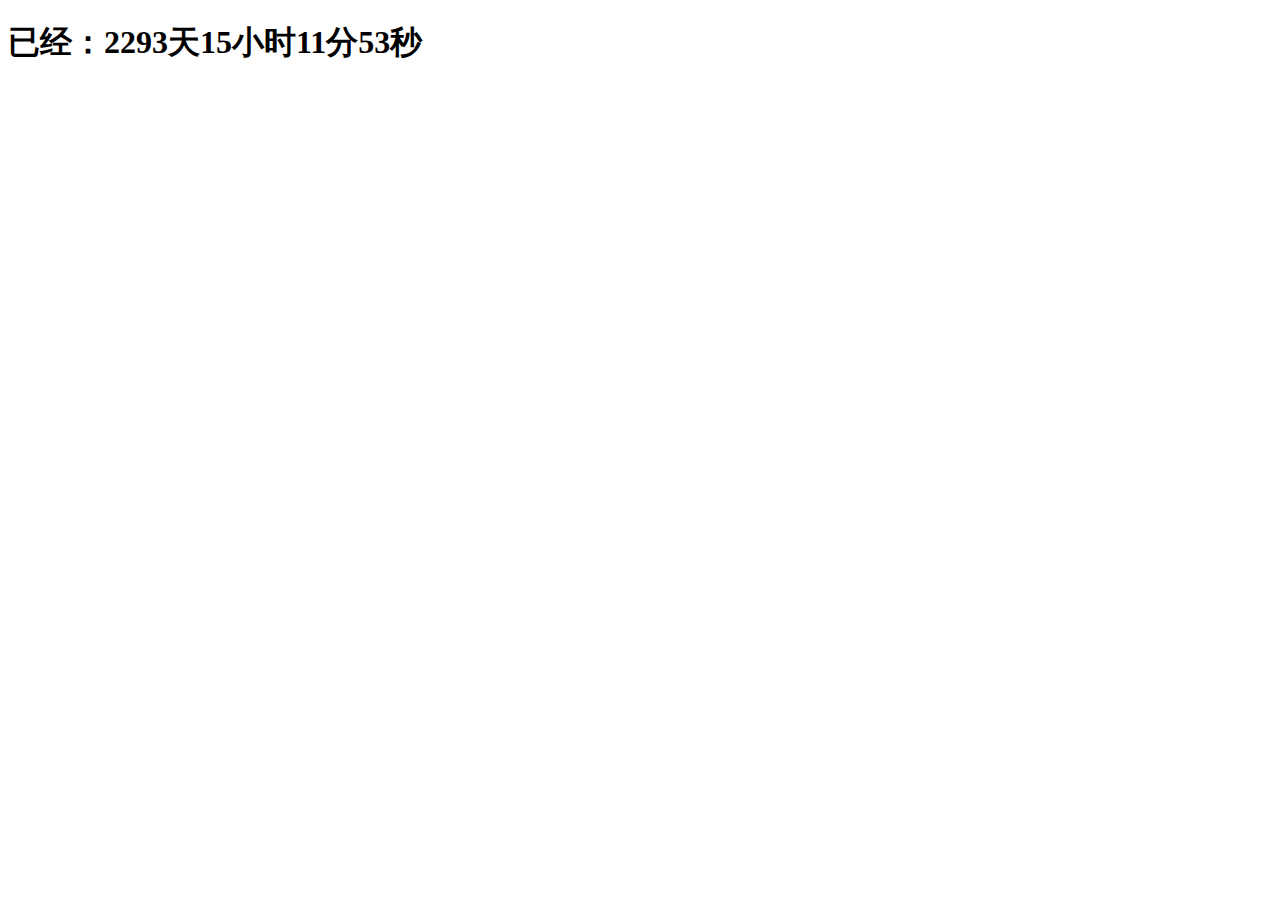
<file: 001Basics/jishi.html>
<!DOCTYPE html>
<html lang="en">

<head>
    <meta charset="UTF-8">
    <title>距离某个时间点倒计时</title>


</head>
<body>
<!--<p style="text-align: center;">-->
<!--    <span>马荣宽已经在这个世界上生活了</span>-->
<!--    <span id='birth'></span>-->
<!--    <span>天</span>-->
<!--</p>-->
<!--<script>-->
<!--    var date = new Date();-->
<!--    var y = date.getFullYear();-->
<!--    var m = date.getMonth()+1;-->
<!--    var d = date.getDate();-->
<!--    var pass1 = Date.parse('1999/3/16');  //开始的日期-->
<!--    var pass2 = Date.parse(y+'/'+m+'/'+d);  //当前日期-->
<!--    var time = (pass2-pass1)/(1000*60*60*24);  //过去的天数-->
<!--    document.getElementById("birth").innerHTML=(time);-->
<!--</script>-->
<h1 id="show">已经：<span></span>天<span></span>小时<span></span>分<span></span>秒</h1>

<script>
    var show=document.getElementById("show").getElementsByTagName("span");

    setInterval(function(){
        var timeing=new Date();
        var str="2020/4/13 00:00:00";

        var time=new Date(str);
        var num=timeing.getTime()-time.getTime();

        var day=parseInt(num/(24*60*60*1000));
        num=num%(24*60*60*1000);
        var hour=parseInt(num/(60*60*1000));
        num=num%(60*60*1000);
        var minute=parseInt(num/(60*1000));
        num=num%(60*1000);
        var seconde=parseInt(num/1000);

        show[0].innerHTML=day;
        show[1].innerHTML=hour;
        show[2].innerHTML=minute;
        show[3].innerHTML=seconde;
    },100)


</script>



</body>
</html>
</file>
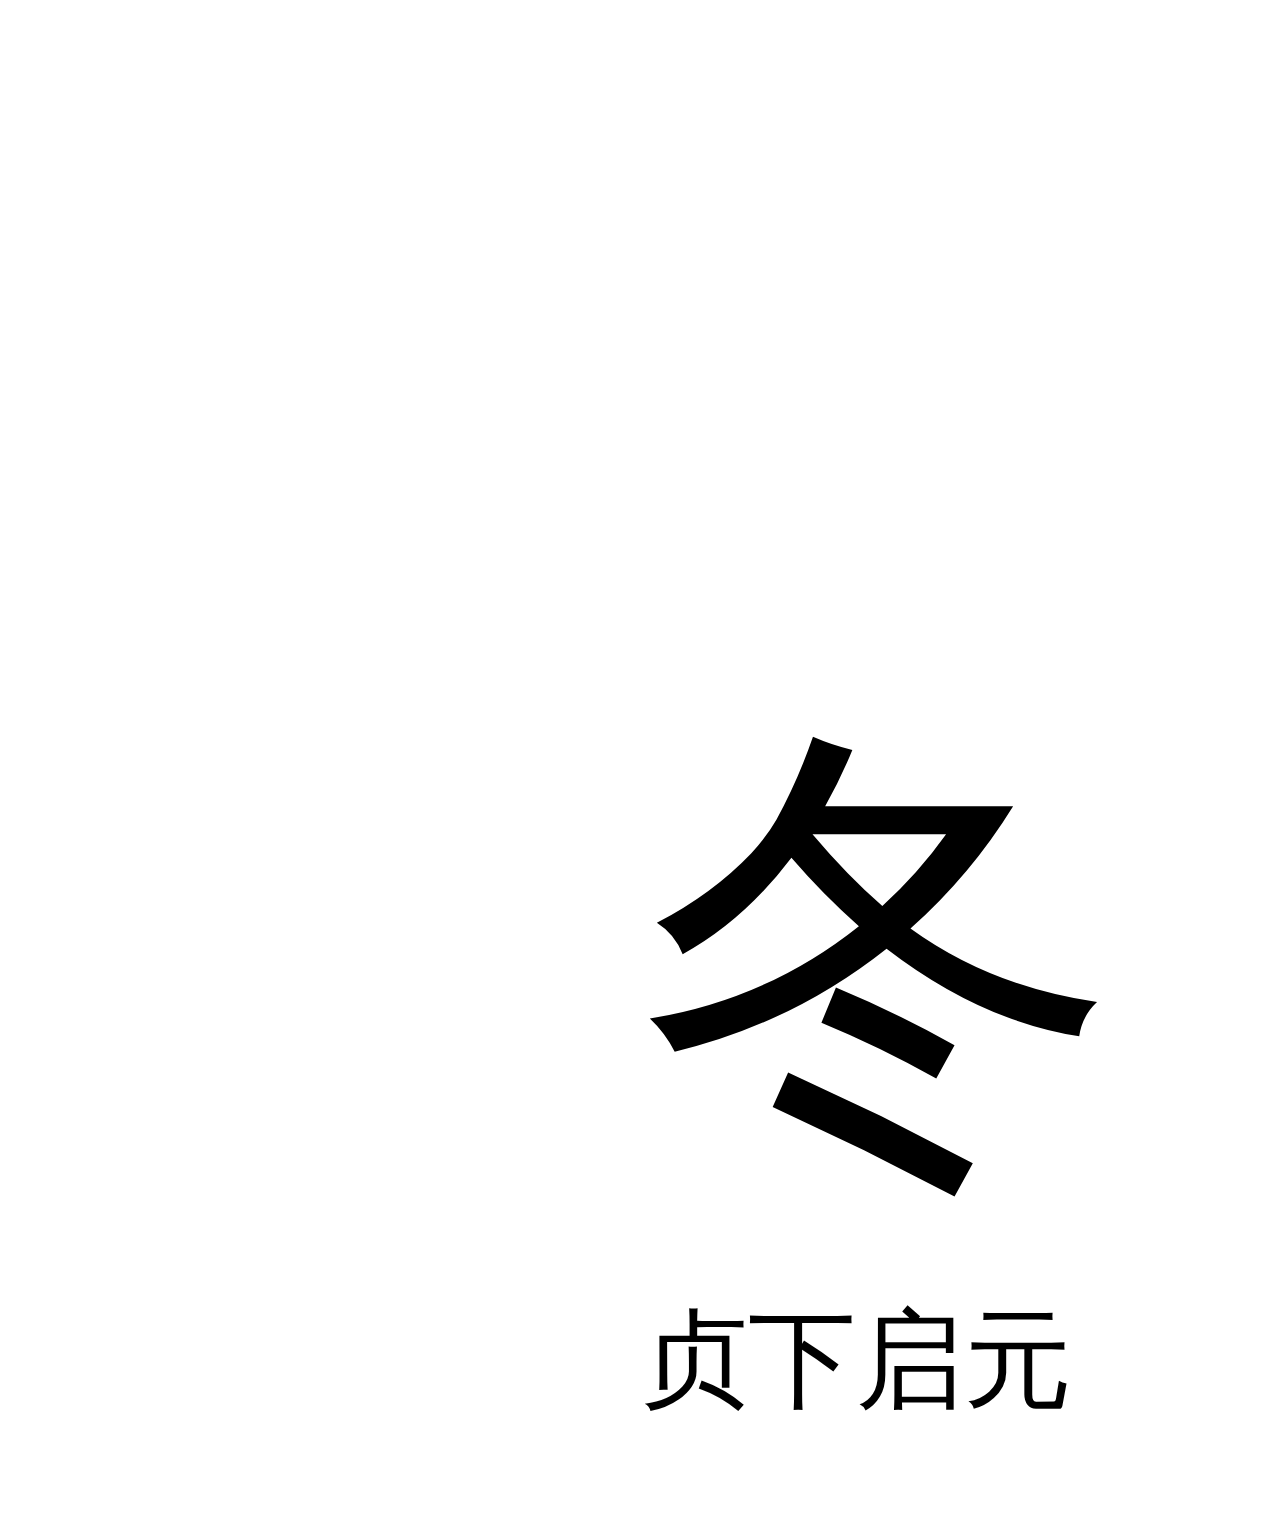
<file: 001Basics/siji.html>
<!DOCTYPE html>
<html lang="en">
<head>
    <meta charset="UTF-8">
    <title>四季</title>
    <link rel="stylesheet" type="text/css" href="ccs/page.css" />


</head>
<body>

<page id="c">春</page>
<page id="x">夏</page>
<page id="q">秋</page>
<page id="d">
    冬
    <span id="z">贞下启元</span>

</page>
</body>
</html>
</file>
<file: 001Basics/ccs/page.css>
html,body,page{
    height: 100%;
    width: 100%;
    margin: 0;
}
page {
    height: 100%;
    font-size: 480px;
    position: absolute;
    padding-top: 50%;
    padding-left: 50%;
}

#c{
    background-color: green;
    animation: c 10s infinite;

}
#x{
    background-color: red;
    animation: x 10s infinite;
}
#q{
    background-color: yellowgreen;
    animation: q 10s infinite;
}
#d{
    background-color:white;
    animation: d 10s infinite;
}
#z{
    font-size: 108px;
    display: block;
    animation: z 10s infinite;
}

@keyframes c{
    0%{opacity: 0}
    20%{opacity: 100}
    40%{opacity: 0}
    100%{opacity: 0}
}
@keyframes x{
    0%{opacity: 0}
    20%{opacity: 0}
    40%{opacity: 100}
    60%{opacity: 0}
    100%{opacity: 0}
}

@keyframes q{
    0%{opacity: 0}
    40%{opacity: 0}
    60%{opacity: 100}
    80%{opacity: 0}
    100%{opacity: 0}
}

@keyframes d{
    0%{opacity: 0}
    20%{opacity: 0}
    60%{opacity: 0}
    80%{opacity: 100}
    100%{opacity: 0}
}
@keyframes z{
    0%{opacity: 0}
    70%{opacity: 0}
    80%{opacity: 100}
    90%{opacity: 0}
    100%{opacity: 0}
}
</file>
